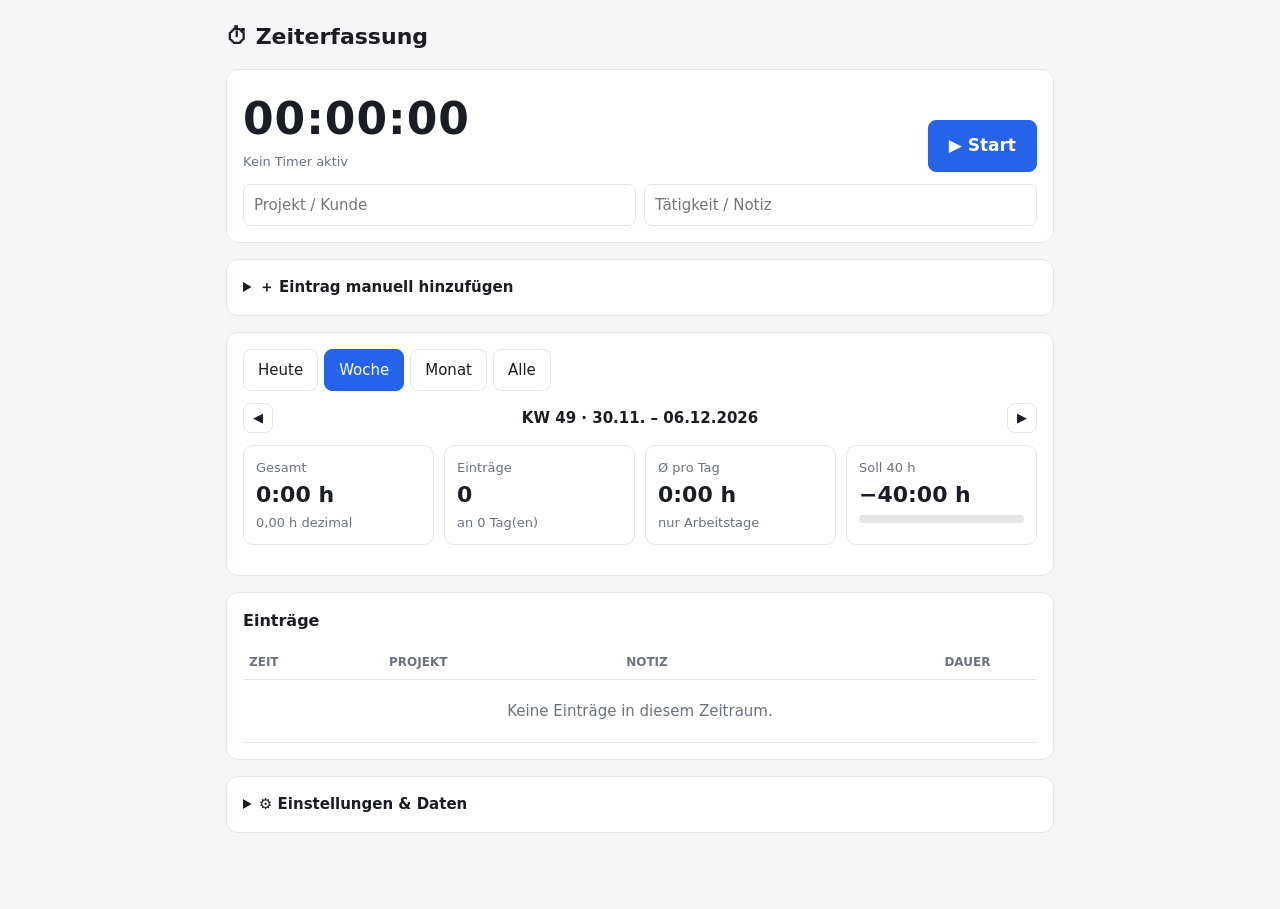
<file: index.html>
<!doctype html>
<html lang="de">
<head>
<meta charset="utf-8">
<meta name="viewport" content="width=device-width, initial-scale=1">
<meta http-equiv="Content-Security-Policy" content="default-src 'self'; script-src 'self' 'unsafe-inline'; style-src 'self' 'unsafe-inline'; img-src 'self' data: blob:; connect-src 'none'; object-src 'none'; base-uri 'none'; form-action 'none'">
<meta name="theme-color" content="#2563eb">
<title>Zeiterfassung</title>
<style>
  :root {
    --bg: #f5f6f8; --card: #ffffff; --text: #1a1d23; --muted: #6b7280;
    --border: #e3e5e9; --accent: #2563eb; --accent-text: #ffffff;
    --danger: #dc2626; --ok: #16a34a; --input: #ffffff;
  }
  @media (prefers-color-scheme: dark) {
    :root {
      --bg: #111318; --card: #1b1e25; --text: #e8eaee; --muted: #9aa1ad;
      --border: #2c313b; --accent: #4f8cff; --accent-text: #0b1020;
      --danger: #f87171; --ok: #4ade80; --input: #151820;
    }
  }
  * { box-sizing: border-box; }
  body {
    margin: 0; background: var(--bg); color: var(--text);
    font: 15px/1.5 system-ui, -apple-system, "Segoe UI", Roboto, sans-serif;
  }
  .wrap { max-width: 860px; margin: 0 auto; padding: 20px 16px 60px; }
  h1 { font-size: 22px; margin: 0 0 16px; }
  h2 { font-size: 16px; margin: 0 0 12px; }
  .card {
    background: var(--card); border: 1px solid var(--border);
    border-radius: 12px; padding: 16px; margin-bottom: 16px;
  }
  .timer { font-size: 44px; font-variant-numeric: tabular-nums; font-weight: 600; letter-spacing: 1px; }
  .muted { color: var(--muted); font-size: 13px; }
  .row { display: flex; gap: 8px; flex-wrap: wrap; align-items: center; }
  .row > * { flex: 1 1 160px; }
  input, select, textarea {
    font: inherit; color: var(--text); background: var(--input);
    border: 1px solid var(--border); border-radius: 8px; padding: 9px 10px; width: 100%;
  }
  button {
    font: inherit; cursor: pointer; border-radius: 8px; padding: 9px 14px;
    border: 1px solid var(--border); background: var(--card); color: var(--text);
  }
  button.primary { background: var(--accent); color: var(--accent-text); border-color: var(--accent); font-weight: 600; }
  button.stop { background: var(--danger); color: #fff; border-color: var(--danger); font-weight: 600; }
  button.small { padding: 4px 9px; font-size: 13px; }
  button.link { border: none; background: none; color: var(--danger); padding: 4px; }
  .big { font-size: 17px; padding: 12px 20px; flex: 0 0 auto; }
  .tabs { display: flex; gap: 6px; margin-bottom: 12px; flex-wrap: wrap; }
  .tabs button.active { background: var(--accent); color: var(--accent-text); border-color: var(--accent); }
  table { width: 100%; border-collapse: collapse; }
  th, td { text-align: left; padding: 8px 6px; border-bottom: 1px solid var(--border); vertical-align: top; }
  th { font-size: 12px; color: var(--muted); font-weight: 600; text-transform: uppercase; }
  td.num, th.num { text-align: right; font-variant-numeric: tabular-nums; white-space: nowrap; }
  .day-head td { background: var(--bg); font-weight: 600; }
  .stats { display: grid; grid-template-columns: repeat(auto-fit, minmax(140px, 1fr)); gap: 10px; }
  .stat { border: 1px solid var(--border); border-radius: 10px; padding: 10px 12px; }
  .stat b { display: block; font-size: 22px; font-variant-numeric: tabular-nums; }
  .bar { height: 8px; background: var(--border); border-radius: 4px; overflow: hidden; margin-top: 4px; }
  .bar > i { display: block; height: 100%; background: var(--accent); }
  .empty { text-align: center; color: var(--muted); padding: 20px; }
  .scroll { overflow-x: auto; }
  dialog { border: 1px solid var(--border); border-radius: 12px; background: var(--card); color: var(--text); max-width: 420px; width: calc(100% - 32px); }
  dialog::backdrop { background: rgba(0,0,0,.4); }
  label { display: block; font-size: 13px; color: var(--muted); margin: 8px 0 4px; }
  @media (max-width: 560px) {
    .timer { font-size: 36px; }
    .hide-sm { display: none; }
  }
  @media (min-width: 561px) { .show-sm { display: none; } }
</style>
</head>
<body>
<div class="wrap">
  <h1>⏱ Zeiterfassung</h1>

  <!-- Timer -->
  <div class="card">
    <div class="row" style="align-items:flex-end">
      <div style="flex:1 1 200px">
        <div class="timer" id="timer">00:00:00</div>
        <div class="muted" id="timerInfo">Kein Timer aktiv</div>
      </div>
      <button class="primary big" id="startStop">▶ Start</button>
    </div>
    <div class="row" style="margin-top:12px">
      <input id="project" list="projectList" placeholder="Projekt / Kunde">
      <input id="note" placeholder="Tätigkeit / Notiz">
      <datalist id="projectList"></datalist>
    </div>
  </div>

  <!-- Manuell -->
  <details class="card">
    <summary style="cursor:pointer;font-weight:600">＋ Eintrag manuell hinzufügen</summary>
    <div class="row" style="margin-top:12px">
      <div><label>Datum</label><input type="date" id="mDate"></div>
      <div><label>Von</label><input type="time" id="mFrom"></div>
      <div><label>Bis</label><input type="time" id="mTo"></div>
    </div>
    <div class="row">
      <div><label>Pause (Min.)</label><input type="number" id="mPause" min="0" value="0"></div>
      <div><label>Projekt</label><input id="mProject" list="projectList"></div>
      <div><label>Notiz</label><input id="mNote"></div>
    </div>
    <div style="margin-top:12px"><button class="primary" id="mAdd">Hinzufügen</button></div>
  </details>

  <!-- Übersicht -->
  <div class="card">
    <div class="tabs" id="tabs">
      <button data-range="today">Heute</button>
      <button data-range="week" class="active">Woche</button>
      <button data-range="month">Monat</button>
      <button data-range="all">Alle</button>
    </div>
    <div class="row" style="margin-bottom:12px">
      <button class="small" id="prev" style="flex:0 0 auto">◀</button>
      <div id="rangeLabel" style="text-align:center;font-weight:600"></div>
      <button class="small" id="next" style="flex:0 0 auto">▶</button>
    </div>
    <div class="stats" id="stats"></div>
    <div id="byProject" style="margin-top:14px"></div>
  </div>

  <!-- Liste -->
  <div class="card">
    <h2>Einträge</h2>
    <div class="scroll"><table>
      <thead><tr>
        <th>Zeit</th><th>Projekt</th><th class="hide-sm">Notiz</th><th class="num">Dauer</th><th></th>
      </tr></thead>
      <tbody id="list"></tbody>
    </table></div>
  </div>

  <!-- Einstellungen & Daten -->
  <details class="card">
    <summary style="cursor:pointer;font-weight:600">⚙ Einstellungen &amp; Daten</summary>
    <div class="row" style="margin-top:12px">
      <div><label>Soll-Stunden pro Woche</label><input type="number" id="targetWeek" min="0" step="0.5"></div>
    </div>
    <div class="row" style="margin-top:14px">
      <button id="exportCsv">CSV exportieren</button>
      <button id="exportJson">Backup (JSON)</button>
      <button id="importJson">Backup importieren</button>
      <input type="file" id="importFile" accept=".json,application/json" hidden>
    </div>
    <p class="muted">Alle Daten werden nur lokal in diesem Browser gespeichert (localStorage). Mach regelmäßig ein Backup, wenn du den Browser-Speicher löschst oder das Gerät wechselst.</p>
    <button class="link" id="wipe">Alle Daten löschen</button>
  </details>
</div>

<!-- Bearbeiten -->
<dialog id="editDlg">
  <form method="dialog" id="editForm">
    <h2>Eintrag bearbeiten</h2>
    <label>Datum</label><input type="date" id="eDate" required>
    <div class="row">
      <div><label>Von</label><input type="time" id="eFrom" required></div>
      <div><label>Bis</label><input type="time" id="eTo" required></div>
    </div>
    <label>Pause (Min.)</label><input type="number" id="ePause" min="0">
    <label>Projekt</label><input id="eProject" list="projectList">
    <label>Notiz</label><input id="eNote">
    <div class="row" style="margin-top:16px">
      <button value="cancel" formnovalidate>Abbrechen</button>
      <button class="primary" value="save">Speichern</button>
    </div>
  </form>
</dialog>

<script>
(() => {
  const KEY = 'zeiterfassung.v1';
  const $ = id => document.getElementById(id);

  // ---------- Speicher ----------
  function load() {
    try {
      const d = JSON.parse(localStorage.getItem(KEY));
      if (d && Array.isArray(d.entries)) return cleanState(d);
    } catch (e) {}
    return { entries: [], running: null, settings: { targetWeek: 40 } };
  }
  // Sicherheit: Daten aus Backup-Dateien/Speicher nur mit erlaubten Typen übernehmen (Schutz vor XSS)
  function cleanEntry(x) {
    if (!x || typeof x !== 'object') return null;
    const start = +x.start, end = +x.end;
    if (!isFinite(start) || !isFinite(end)) return null;
    return { id: String(x.id ?? '').replace(/[^\w-]/g, '').slice(0, 40) || (Date.now().toString(36) + Math.random().toString(36).slice(2, 7)),
      start, end, pause: Math.max(0, Math.min(1440, Math.round(+x.pause || 0))),
      project: String(x.project ?? '').slice(0, 200), note: String(x.note ?? '').slice(0, 2000) };
  }
  function cleanState(d) {
    const r = d.running && typeof d.running === 'object' && isFinite(+d.running.start)
      ? { start: +d.running.start, project: String(d.running.project ?? '').slice(0, 200), note: String(d.running.note ?? '').slice(0, 2000) } : null;
    const tw = +(d.settings && d.settings.targetWeek);
    return { entries: (Array.isArray(d.entries) ? d.entries : []).map(cleanEntry).filter(Boolean), running: r,
      settings: { targetWeek: isFinite(tw) && tw >= 0 && tw <= 168 ? tw : 40 } };
  }
  let state = load();
  function save() {
    try { localStorage.setItem(KEY, JSON.stringify(state)); }
    catch (e) { alert('Speichern fehlgeschlagen: ' + e.message); }
  }
  // Sync zwischen mehreren Tabs
  window.addEventListener('storage', e => { if (e.key === KEY) { state = load(); renderAll(); } });

  const uid = () => Date.now().toString(36) + Math.random().toString(36).slice(2, 7);

  // ---------- Hilfsfunktionen ----------
  const pad = n => String(n).padStart(2, '0');
  const fmtHMS = ms => { const s = Math.max(0, Math.floor(ms / 1000)); return `${pad(Math.floor(s/3600))}:${pad(Math.floor(s/60)%60)}:${pad(s%60)}`; };
  const fmtHM = ms => { const m = Math.round(Math.max(0, ms) / 60000); return `${Math.floor(m/60)}:${pad(m%60)} h`; };
  const fmtDec = ms => (ms / 3600000).toFixed(2).replace('.', ',');
  const fmtTime = t => new Date(t).toLocaleTimeString('de-DE', { hour: '2-digit', minute: '2-digit' });
  const fmtDay = t => new Date(t).toLocaleDateString('de-DE', { weekday: 'long', day: '2-digit', month: '2-digit', year: 'numeric' });
  const dateStr = t => { const d = new Date(t); return `${d.getFullYear()}-${pad(d.getMonth()+1)}-${pad(d.getDate())}`; };
  const timeStr = t => { const d = new Date(t); return `${pad(d.getHours())}:${pad(d.getMinutes())}`; };
  const combine = (date, time) => { const [y,mo,d] = date.split('-').map(Number); const [h,mi] = time.split(':').map(Number); return new Date(y, mo-1, d, h, mi).getTime(); };
  const dur = e => Math.max(0, e.end - e.start - (e.pause || 0) * 60000);
  const esc = s => String(s ?? '').replace(/[&<>"']/g, c => ({ '&':'&amp;','<':'&lt;','>':'&gt;','"':'&quot;',"'":'&#39;' }[c]));

  // ---------- Timer ----------
  let tick = null;
  function renderTimer() {
    const r = state.running;
    const btn = $('startStop');
    if (r) {
      $('timer').textContent = fmtHMS(Date.now() - r.start);
      $('timerInfo').textContent = 'Läuft seit ' + fmtTime(r.start) + ' Uhr';
      btn.textContent = '■ Stopp'; btn.className = 'stop big';
      document.title = fmtHMS(Date.now() - r.start) + ' · Zeiterfassung';
      if (!tick) tick = setInterval(renderTimer, 1000);
    } else {
      $('timer').textContent = '00:00:00';
      $('timerInfo').textContent = 'Kein Timer aktiv';
      btn.textContent = '▶ Start'; btn.className = 'primary big';
      document.title = 'Zeiterfassung';
      clearInterval(tick); tick = null;
    }
  }
  $('startStop').onclick = () => {
    if (state.running) {
      const r = state.running;
      const end = Date.now();
      if (end - r.start >= 1000) {
        state.entries.push({ id: uid(), start: r.start, end, pause: 0,
          project: $('project').value.trim(), note: $('note').value.trim() });
      }
      state.running = null;
      $('note').value = '';
    } else {
      state.running = { start: Date.now(), project: $('project').value.trim(), note: $('note').value.trim() };
    }
    save(); renderAll();
  };
  // Projekt/Notiz eines laufenden Timers mitspeichern
  ['project', 'note'].forEach(id => $(id).addEventListener('input', () => {
    if (state.running) { state.running[id] = $(id).value; save(); }
  }));

  // ---------- Manueller Eintrag ----------
  function resetManual() {
    $('mDate').value = dateStr(Date.now());
    $('mFrom').value = ''; $('mTo').value = ''; $('mPause').value = 0; $('mNote').value = '';
  }
  $('mAdd').onclick = () => {
    const d = $('mDate').value, f = $('mFrom').value, t = $('mTo').value;
    if (!d || !f || !t) return alert('Bitte Datum, Von und Bis ausfüllen.');
    let start = combine(d, f), end = combine(d, t);
    if (end <= start) end += 86400000; // über Mitternacht
    state.entries.push({ id: uid(), start, end, pause: Math.max(0, +$('mPause').value || 0),
      project: $('mProject').value.trim(), note: $('mNote').value.trim() });
    save(); resetManual(); renderAll();
  };

  // ---------- Zeitraum ----------
  let range = 'week', offset = 0;
  function getRange() {
    const now = new Date();
    if (range === 'today') {
      const s = new Date(now.getFullYear(), now.getMonth(), now.getDate() + offset);
      const e = new Date(s); e.setDate(e.getDate() + 1);
      return { s: +s, e: +e, label: offset === 0 ? 'Heute' : fmtDay(s) };
    }
    if (range === 'week') {
      const day = (now.getDay() + 6) % 7; // Montag = 0
      const s = new Date(now.getFullYear(), now.getMonth(), now.getDate() - day + offset * 7);
      const e = new Date(s); e.setDate(e.getDate() + 7);
      const last = new Date(e - 1);
      return { s: +s, e: +e, label: `KW ${isoWeek(s)} · ${s.toLocaleDateString('de-DE',{day:'2-digit',month:'2-digit'})} – ${last.toLocaleDateString('de-DE',{day:'2-digit',month:'2-digit',year:'numeric'})}` };
    }
    if (range === 'month') {
      const s = new Date(now.getFullYear(), now.getMonth() + offset, 1);
      const e = new Date(s.getFullYear(), s.getMonth() + 1, 1);
      return { s: +s, e: +e, label: s.toLocaleDateString('de-DE', { month: 'long', year: 'numeric' }) };
    }
    return { s: -Infinity, e: Infinity, label: 'Alle Einträge' };
  }
  function isoWeek(d) {
    const t = new Date(Date.UTC(d.getFullYear(), d.getMonth(), d.getDate()));
    const n = t.getUTCDay() || 7; t.setUTCDate(t.getUTCDate() + 4 - n);
    const y = new Date(Date.UTC(t.getUTCFullYear(), 0, 1));
    return Math.ceil(((t - y) / 86400000 + 1) / 7);
  }
  $('tabs').onclick = e => {
    const b = e.target.closest('button'); if (!b) return;
    range = b.dataset.range; offset = 0;
    [...$('tabs').children].forEach(x => x.classList.toggle('active', x === b));
    renderAll();
  };
  $('prev').onclick = () => { offset--; renderAll(); };
  $('next').onclick = () => { offset++; renderAll(); };

  // ---------- Rendering ----------
  function renderAll() {
    renderTimer();
    const r = getRange();
    $('rangeLabel').textContent = r.label;
    $('prev').disabled = $('next').disabled = range === 'all';

    const items = state.entries.filter(e => e.start >= r.s && e.start < r.e).sort((a, b) => b.start - a.start);
    const total = items.reduce((s, e) => s + dur(e), 0);
    const days = new Set(items.map(e => dateStr(e.start))).size;

    // Statistik
    let html = `<div class="stat"><span class="muted">Gesamt</span><b>${fmtHM(total)}</b><span class="muted">${fmtDec(total)} h dezimal</span></div>
      <div class="stat"><span class="muted">Einträge</span><b>${items.length}</b><span class="muted">an ${days} Tag(en)</span></div>
      <div class="stat"><span class="muted">Ø pro Tag</span><b>${fmtHM(days ? total / days : 0)}</b><span class="muted">nur Arbeitstage</span></div>`;
    const tw = +state.settings.targetWeek || 0;
    if (range === 'week' && tw > 0) {
      const target = tw * 3600000, diff = total - target;
      html += `<div class="stat"><span class="muted">Soll ${tw} h</span><b style="color:${diff >= 0 ? 'var(--ok)' : 'var(--text)'}">${diff >= 0 ? '+' : '−'}${fmtHM(Math.abs(diff))}</b>
        <div class="bar"><i style="width:${Math.min(100, total / target * 100)}%"></i></div></div>`;
    }
    $('stats').innerHTML = html;

    // Nach Projekt
    const byP = {};
    items.forEach(e => { const k = e.project || '(ohne Projekt)'; byP[k] = (byP[k] || 0) + dur(e); });
    const ps = Object.entries(byP).sort((a, b) => b[1] - a[1]);
    $('byProject').innerHTML = ps.length > 1 || (ps.length === 1 && ps[0][0] !== '(ohne Projekt)')
      ? ps.map(([p, ms]) => `<div style="margin-bottom:8px"><div class="row" style="flex-wrap:nowrap"><span>${esc(p)}</span><span class="muted" style="text-align:right">${fmtHM(ms)}</span></div><div class="bar"><i style="width:${total ? ms / total * 100 : 0}%"></i></div></div>`).join('')
      : '';

    // Liste nach Tagen gruppiert
    if (!items.length) {
      $('list').innerHTML = `<tr><td colspan="5" class="empty">Keine Einträge in diesem Zeitraum.</td></tr>`;
    } else {
      const groups = {};
      items.forEach(e => (groups[dateStr(e.start)] ||= []).push(e));
      $('list').innerHTML = Object.keys(groups).sort().reverse().map(d => {
        const g = groups[d], sum = g.reduce((s, e) => s + dur(e), 0);
        return `<tr class="day-head"><td colspan="3">${fmtDay(g[0].start)}</td><td class="num">${fmtHM(sum)}</td><td></td></tr>` +
          g.map(e => `<tr>
            <td style="white-space:nowrap">${fmtTime(e.start)}–${fmtTime(e.end)}${e.pause ? `<div class="muted">Pause ${esc(e.pause)} Min.</div>` : ''}</td>
            <td>${esc(e.project) || '<span class="muted">–</span>'}<div class="muted show-sm">${esc(e.note)}</div></td>
            <td class="hide-sm">${esc(e.note)}</td>
            <td class="num">${fmtHM(dur(e))}</td>
            <td class="num"><button class="small" data-edit="${esc(e.id)}" title="Bearbeiten">✎</button> <button class="small link" data-del="${esc(e.id)}" title="Löschen">✕</button></td>
          </tr>`).join('');
      }).join('');
    }

    // Projektvorschläge
    const names = [...new Set(state.entries.map(e => e.project).filter(Boolean))].sort((a, b) => a.localeCompare(b, 'de'));
    $('projectList').innerHTML = names.map(n => `<option value="${esc(n)}">`).join('');
    $('targetWeek').value = state.settings.targetWeek ?? '';
  }

  // ---------- Bearbeiten / Löschen ----------
  let editId = null;
  $('list').onclick = e => {
    const del = e.target.closest('[data-del]'), ed = e.target.closest('[data-edit]');
    if (del) {
      if (confirm('Eintrag löschen?')) { state.entries = state.entries.filter(x => x.id !== del.dataset.del); save(); renderAll(); }
    } else if (ed) {
      const x = state.entries.find(x => x.id === ed.dataset.edit); if (!x) return;
      editId = x.id;
      $('eDate').value = dateStr(x.start); $('eFrom').value = timeStr(x.start); $('eTo').value = timeStr(x.end);
      $('ePause').value = x.pause || 0; $('eProject').value = x.project || ''; $('eNote').value = x.note || '';
      $('editDlg').showModal();
    }
  };
  $('editDlg').addEventListener('close', () => {
    if ($('editDlg').returnValue !== 'save' || !editId) return;
    const x = state.entries.find(x => x.id === editId); if (!x) return;
    let start = combine($('eDate').value, $('eFrom').value), end = combine($('eDate').value, $('eTo').value);
    if (end <= start) end += 86400000;
    Object.assign(x, { start, end, pause: Math.max(0, +$('ePause').value || 0),
      project: $('eProject').value.trim(), note: $('eNote').value.trim() });
    editId = null; save(); renderAll();
  });

  // ---------- Einstellungen / Export ----------
  $('targetWeek').onchange = () => { state.settings.targetWeek = +$('targetWeek').value || 0; save(); renderAll(); };

  function download(name, text, type) {
    const a = document.createElement('a');
    a.href = URL.createObjectURL(new Blob([text], { type }));
    a.download = name; document.body.appendChild(a); a.click();
    setTimeout(() => { URL.revokeObjectURL(a.href); a.remove(); }, 500);
  }
  $('exportCsv').onclick = () => {
    const r = getRange();
    const items = state.entries.filter(e => e.start >= r.s && e.start < r.e).sort((a, b) => a.start - b.start);
    const q = s => { s = String(s ?? ''); if (/^[=+\-@\t\r]/.test(s)) s = "'" + s; return `"${s.replace(/"/g, '""')}"`; }; // ' davor: keine Excel-Formeln (CSV-Injection)
    const lines = ['Datum;Von;Bis;Pause (Min.);Dauer (h);Dauer (hh:mm);Projekt;Notiz'];
    items.forEach(e => lines.push([
      new Date(e.start).toLocaleDateString('de-DE'), fmtTime(e.start), fmtTime(e.end), e.pause || 0,
      fmtDec(dur(e)), fmtHM(dur(e)).replace(' h', ''), q(e.project), q(e.note)
    ].join(';')));
    download(`zeiterfassung_${dateStr(Date.now())}.csv`, '﻿' + lines.join('\r\n'), 'text/csv;charset=utf-8');
  };
  $('exportJson').onclick = () => download(`zeiterfassung_backup_${dateStr(Date.now())}.json`, JSON.stringify(state, null, 2), 'application/json');
  $('importJson').onclick = () => $('importFile').click();
  $('importFile').onchange = async e => {
    const f = e.target.files[0]; if (!f) return;
    try {
      const d = JSON.parse(await f.text());
      if (!Array.isArray(d.entries)) throw new Error('Keine gültige Backup-Datei.');
      const replace = confirm(`${d.entries.length} Einträge gefunden.\n\nOK = vorhandene Daten ERSETZEN\nAbbrechen = mit vorhandenen Daten ZUSAMMENFÜHREN`);
      const c = cleanState({ settings: state.settings, ...d });
      if (replace) state = c;
      else {
        const ids = new Set(state.entries.map(x => x.id));
        c.entries.forEach(x => { if (!ids.has(x.id)) state.entries.push(x); });
      }
      save(); renderAll(); alert('Import erfolgreich.');
    } catch (err) { alert('Import fehlgeschlagen: ' + err.message); }
    e.target.value = '';
  };
  $('wipe').onclick = () => {
    if (confirm('Wirklich ALLE Einträge löschen? Das kann nicht rückgängig gemacht werden.')) {
      state = { entries: [], running: null, settings: state.settings }; save(); renderAll();
    }
  };

  // ---------- Start ----------
  if (state.running) { $('project').value = state.running.project || ''; $('note').value = state.running.note || ''; }
  resetManual();
  renderAll();
})();
</script>
</body>
</html>
</file>
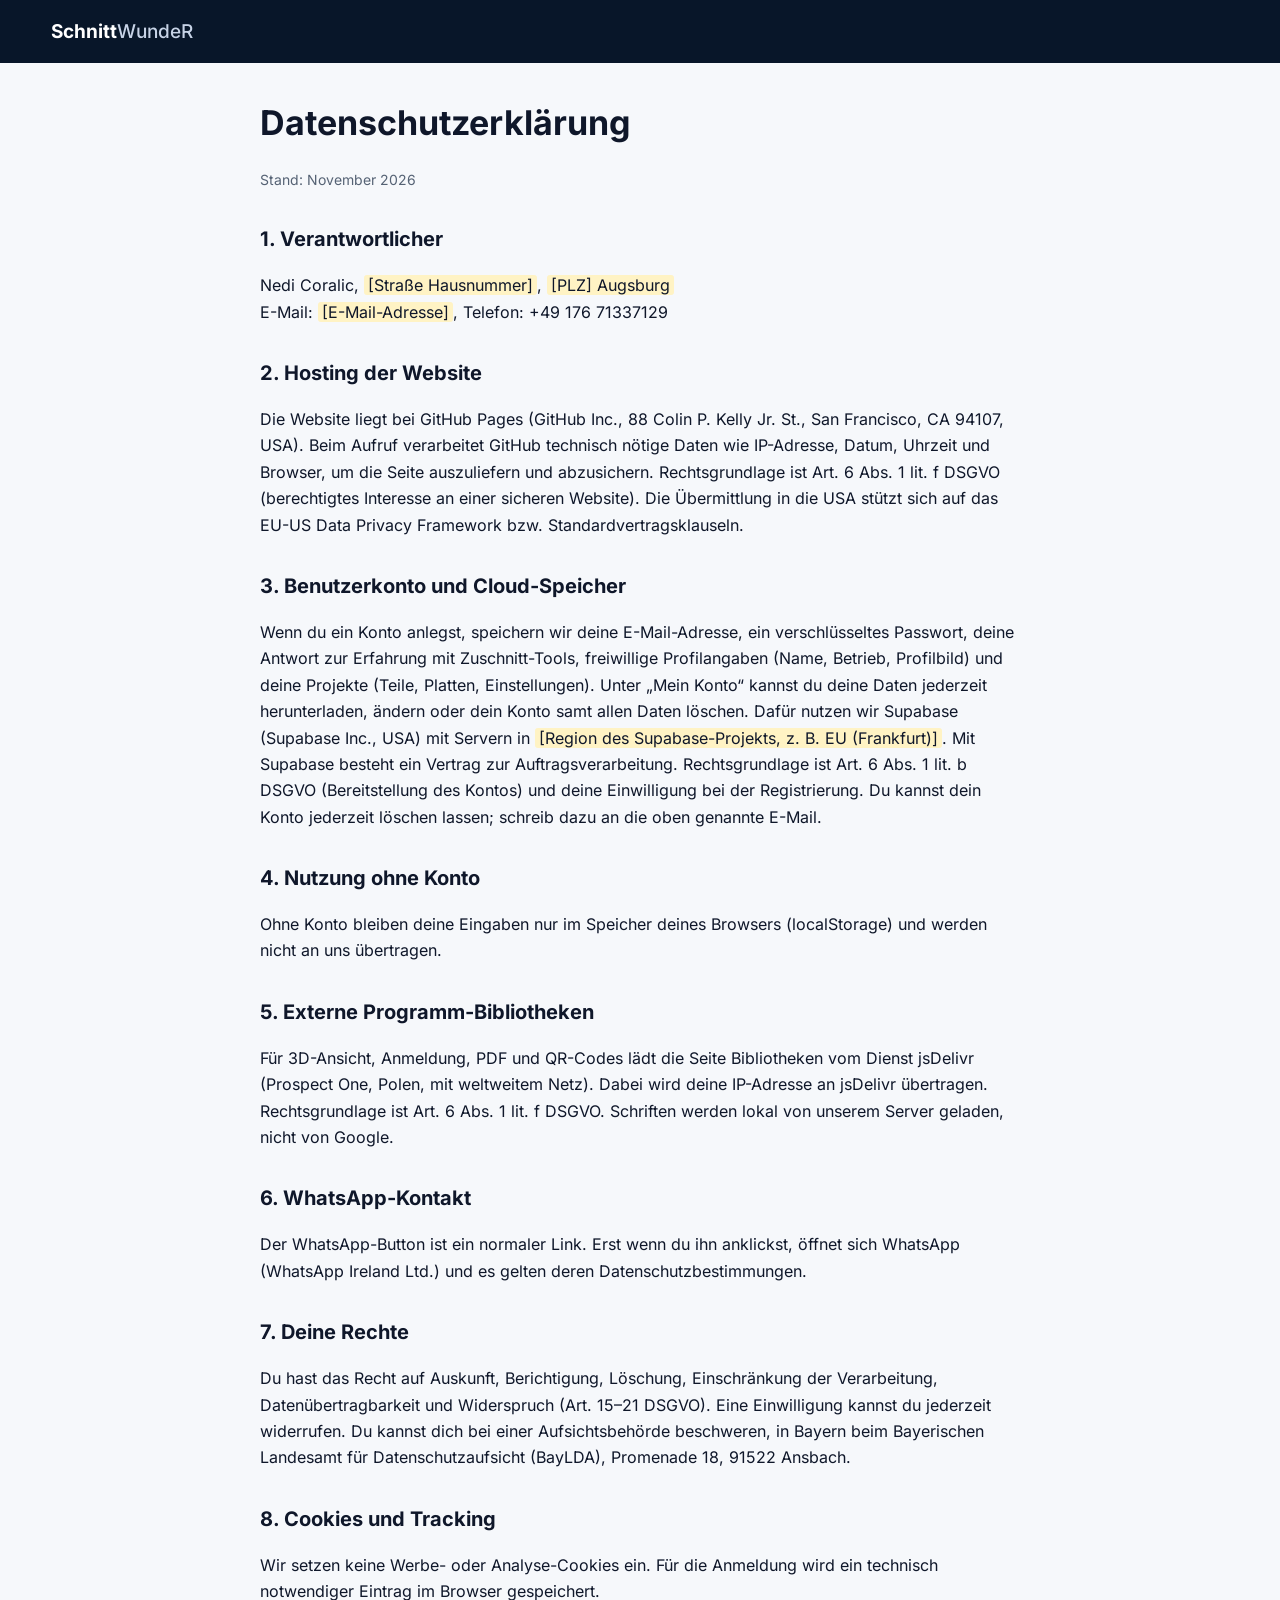
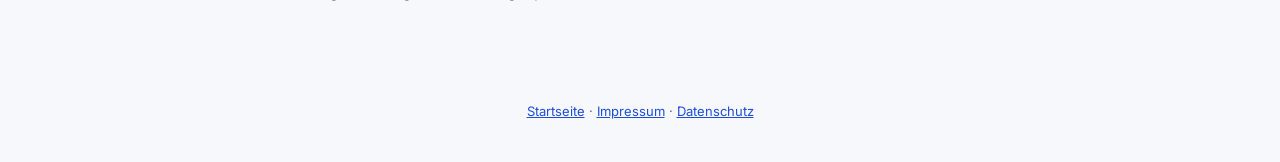
<file: plattenzuschnitt/datenschutz.html>
<!DOCTYPE html>
<html lang="de">
<head>
<meta charset="utf-8">
<meta name="viewport" content="width=device-width,initial-scale=1">
<meta http-equiv="Content-Security-Policy" content="default-src 'self'; script-src 'self' 'unsafe-inline' https://cdn.jsdelivr.net blob:; worker-src 'self' blob:; connect-src 'self' https://otumisjdoxjzfyyuuklj.supabase.co wss://otumisjdoxjzfyyuuklj.supabase.co https://cdn.jsdelivr.net; img-src 'self' data: blob: https://otumisjdoxjzfyyuuklj.supabase.co; style-src 'self' 'unsafe-inline'; font-src 'self' data:; media-src 'self' blob:; object-src 'none'; base-uri 'self'; form-action 'self'; frame-src 'none'">
<meta name="referrer" content="strict-origin-when-cross-origin">
<title>Datenschutz – SchnittWundeR</title>
<meta name="robots" content="noindex">
<link rel="stylesheet" href="fonts.css">
<link rel="icon" href="favicon.svg" type="image/svg+xml">
<style>
body{margin:0;background:#f6f8fb;color:#0f172a;font:16px/1.65 Inter,system-ui,sans-serif}
.top{background:#081629;padding:16px max(4vw,18px)}.top a{color:#fff;font-weight:700;text-decoration:none;font-size:19px}.top em{font-style:normal;font-weight:500;color:#c7d3e6}
main{max-width:760px;margin:auto;padding:40px max(4vw,18px) 80px}h1{font-size:34px;line-height:1.2;margin:0 0 24px}h2{font-size:20px;margin:32px 0 8px}
a{color:#1d4ed8}.ph{background:#fff3c4;padding:0 4px;border-radius:3px}.mut{color:#556274;font-size:14px}
footer{text-align:center;font-size:13px;color:#556274;padding-bottom:40px}
</style>
<link rel="manifest" href="manifest.webmanifest">
<link rel="apple-touch-icon" href="apple-touch-icon.png">
<meta name="apple-mobile-web-app-capable" content="yes">
<meta name="mobile-web-app-capable" content="yes">
<script>if('serviceWorker'in navigator&&location.protocol!=='file:')addEventListener('load',()=>navigator.serviceWorker.register('sw.js').catch(()=>{}))</script>
</head>
<body>
<header class="top"><a href="./">Schnitt<em>WundeR</em></a></header>
<main>
<!-- Muster-Text. Bitte mit einem Datenschutz-Generator (z. B. von e-recht24 oder der IHK) abgleichen und Platzhalter ausfüllen. -->
<h1>Datenschutzerklärung</h1>
<p class="mut">Stand: November 2026</p>
<h2>1. Verantwortlicher</h2>
<p>Nedi Coralic, <span class="ph">[Straße Hausnummer]</span>, <span class="ph">[PLZ] Augsburg</span><br>E-Mail: <span class="ph">[E-Mail-Adresse]</span>, Telefon: +49 176 71337129</p>
<h2>2. Hosting der Website</h2>
<p>Die Website liegt bei GitHub Pages (GitHub Inc., 88 Colin P. Kelly Jr. St., San Francisco, CA 94107, USA). Beim Aufruf verarbeitet GitHub technisch nötige Daten wie IP-Adresse, Datum, Uhrzeit und Browser, um die Seite auszuliefern und abzusichern. Rechtsgrundlage ist Art. 6 Abs. 1 lit. f DSGVO (berechtigtes Interesse an einer sicheren Website). Die Übermittlung in die USA stützt sich auf das EU-US Data Privacy Framework bzw. Standardvertragsklauseln.</p>
<h2>3. Benutzerkonto und Cloud-Speicher</h2>
<p>Wenn du ein Konto anlegst, speichern wir deine E-Mail-Adresse, ein verschlüsseltes Passwort, deine Antwort zur Erfahrung mit Zuschnitt-Tools, freiwillige Profilangaben (Name, Betrieb, Profilbild) und deine Projekte (Teile, Platten, Einstellungen). Unter „Mein Konto“ kannst du deine Daten jederzeit herunterladen, ändern oder dein Konto samt allen Daten löschen. Dafür nutzen wir Supabase (Supabase Inc., USA) mit Servern in <span class="ph">[Region des Supabase-Projekts, z. B. EU (Frankfurt)]</span>. Mit Supabase besteht ein Vertrag zur Auftragsverarbeitung. Rechtsgrundlage ist Art. 6 Abs. 1 lit. b DSGVO (Bereitstellung des Kontos) und deine Einwilligung bei der Registrierung. Du kannst dein Konto jederzeit löschen lassen; schreib dazu an die oben genannte E-Mail.</p>
<h2>4. Nutzung ohne Konto</h2>
<p>Ohne Konto bleiben deine Eingaben nur im Speicher deines Browsers (localStorage) und werden nicht an uns übertragen.</p>
<h2>5. Externe Programm-Bibliotheken</h2>
<p>Für 3D-Ansicht, Anmeldung, PDF und QR-Codes lädt die Seite Bibliotheken vom Dienst jsDelivr (Prospect One, Polen, mit weltweitem Netz). Dabei wird deine IP-Adresse an jsDelivr übertragen. Rechtsgrundlage ist Art. 6 Abs. 1 lit. f DSGVO. Schriften werden lokal von unserem Server geladen, nicht von Google.</p>
<h2>6. WhatsApp-Kontakt</h2>
<p>Der WhatsApp-Button ist ein normaler Link. Erst wenn du ihn anklickst, öffnet sich WhatsApp (WhatsApp Ireland Ltd.) und es gelten deren Datenschutzbestimmungen.</p>
<h2>7. Deine Rechte</h2>
<p>Du hast das Recht auf Auskunft, Berichtigung, Löschung, Einschränkung der Verarbeitung, Datenübertragbarkeit und Widerspruch (Art. 15–21 DSGVO). Eine Einwilligung kannst du jederzeit widerrufen. Du kannst dich bei einer Aufsichtsbehörde beschweren, in Bayern beim Bayerischen Landesamt für Datenschutzaufsicht (BayLDA), Promenade 18, 91522 Ansbach.</p>
<h2>8. Cookies und Tracking</h2>
<p>Wir setzen keine Werbe- oder Analyse-Cookies ein. Für die Anmeldung wird ein technisch notwendiger Eintrag im Browser gespeichert.</p>
</main>
<footer><a href="./">Startseite</a> · <a href="impressum.html">Impressum</a> · <a href="datenschutz.html">Datenschutz</a></footer>
</body>
</html>
</file>
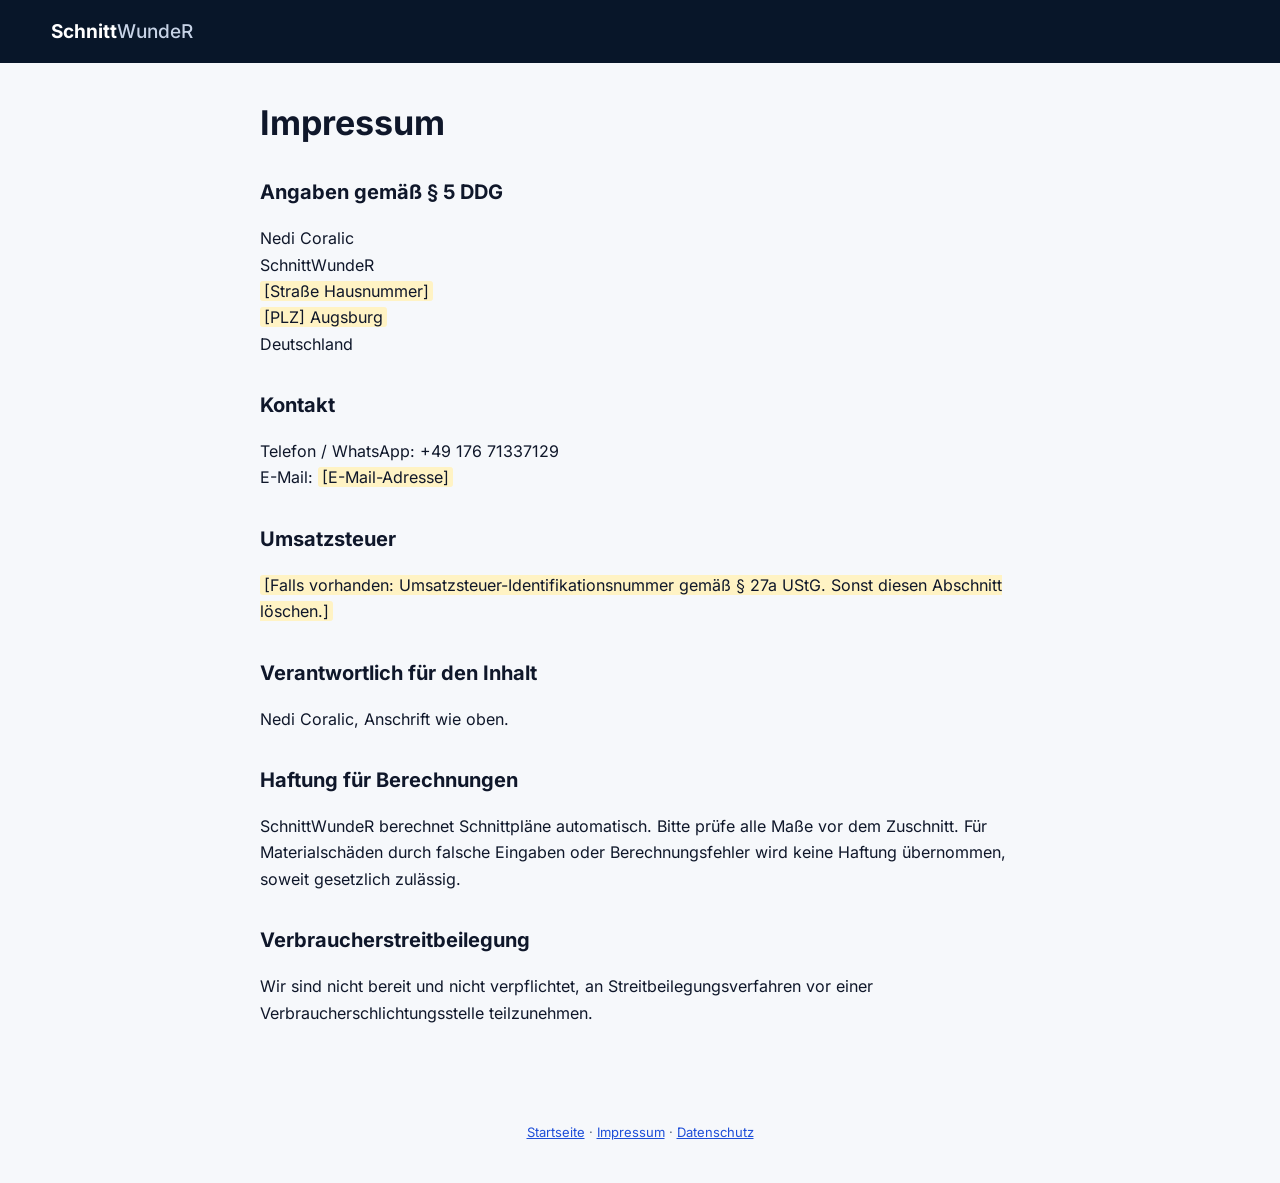
<file: plattenzuschnitt/impressum.html>
<!DOCTYPE html>
<html lang="de">
<head>
<meta charset="utf-8">
<meta name="viewport" content="width=device-width,initial-scale=1">
<meta http-equiv="Content-Security-Policy" content="default-src 'self'; script-src 'self' 'unsafe-inline' https://cdn.jsdelivr.net blob:; worker-src 'self' blob:; connect-src 'self' https://otumisjdoxjzfyyuuklj.supabase.co wss://otumisjdoxjzfyyuuklj.supabase.co https://cdn.jsdelivr.net; img-src 'self' data: blob: https://otumisjdoxjzfyyuuklj.supabase.co; style-src 'self' 'unsafe-inline'; font-src 'self' data:; media-src 'self' blob:; object-src 'none'; base-uri 'self'; form-action 'self'; frame-src 'none'">
<meta name="referrer" content="strict-origin-when-cross-origin">
<title>Impressum – SchnittWundeR</title>
<meta name="robots" content="noindex">
<link rel="stylesheet" href="fonts.css">
<link rel="icon" href="favicon.svg" type="image/svg+xml">
<style>
body{margin:0;background:#f6f8fb;color:#0f172a;font:16px/1.65 Inter,system-ui,sans-serif}
.top{background:#081629;padding:16px max(4vw,18px)}.top a{color:#fff;font-weight:700;text-decoration:none;font-size:19px}.top em{font-style:normal;font-weight:500;color:#c7d3e6}
main{max-width:760px;margin:auto;padding:40px max(4vw,18px) 80px}h1{font-size:34px;line-height:1.2;margin:0 0 24px}h2{font-size:20px;margin:32px 0 8px}
a{color:#1d4ed8}.ph{background:#fff3c4;padding:0 4px;border-radius:3px}.mut{color:#556274;font-size:14px}
footer{text-align:center;font-size:13px;color:#556274;padding-bottom:40px}
</style>
<link rel="manifest" href="manifest.webmanifest">
<link rel="apple-touch-icon" href="apple-touch-icon.png">
<meta name="apple-mobile-web-app-capable" content="yes">
<meta name="mobile-web-app-capable" content="yes">
<script>if('serviceWorker'in navigator&&location.protocol!=='file:')addEventListener('load',()=>navigator.serviceWorker.register('sw.js').catch(()=>{}))</script>
</head>
<body>
<header class="top"><a href="./">Schnitt<em>WundeR</em></a></header>
<main>
<!-- WICHTIG: Gelb markierte Platzhalter vor dem Veröffentlichen ausfüllen. Eine ladungsfähige Anschrift ist Pflicht (§ 5 DDG). -->
<h1>Impressum</h1>
<h2>Angaben gemäß § 5 DDG</h2>
<p>Nedi Coralic<br>SchnittWundeR<br><span class="ph">[Straße Hausnummer]</span><br><span class="ph">[PLZ] Augsburg</span><br>Deutschland</p>
<h2>Kontakt</h2>
<p>Telefon / WhatsApp: +49 176 71337129<br>E-Mail: <span class="ph">[E-Mail-Adresse]</span></p>
<h2>Umsatzsteuer</h2>
<p><span class="ph">[Falls vorhanden: Umsatzsteuer-Identifikationsnummer gemäß § 27a UStG. Sonst diesen Abschnitt löschen.]</span></p>
<h2>Verantwortlich für den Inhalt</h2>
<p>Nedi Coralic, Anschrift wie oben.</p>
<h2>Haftung für Berechnungen</h2>
<p>SchnittWundeR berechnet Schnittpläne automatisch. Bitte prüfe alle Maße vor dem Zuschnitt. Für Materialschäden durch falsche Eingaben oder Berechnungsfehler wird keine Haftung übernommen, soweit gesetzlich zulässig.</p>
<h2>Verbraucherstreitbeilegung</h2>
<p>Wir sind nicht bereit und nicht verpflichtet, an Streitbeilegungsverfahren vor einer Verbraucherschlichtungsstelle teilzunehmen.</p>
</main>
<footer><a href="./">Startseite</a> · <a href="impressum.html">Impressum</a> · <a href="datenschutz.html">Datenschutz</a></footer>
</body>
</html>
</file>
<file: plattenzuschnitt/fonts.css>
/* Schriften lokal (statt Google Fonts, wegen DSGVO). Lizenz: SIL Open Font License 1.1 */
@font-face {
  font-family: 'Inter';
  font-style: normal;
  font-display: swap;
  font-weight: 400;
  src:url(fonts/inter-latin-ext-400-normal.woff2) format('woff2');
  unicode-range: U+0100-02BA,U+02BD-02C5,U+02C7-02CC,U+02CE-02D7,U+02DD-02FF,U+0304,U+0308,U+0329,U+1D00-1DBF,U+1E00-1E9F,U+1EF2-1EFF,U+2020,U+20A0-20AB,U+20AD-20C0,U+2113,U+2C60-2C7F,U+A720-A7FF;
}
@font-face {
  font-family: 'Inter';
  font-style: normal;
  font-display: swap;
  font-weight: 400;
  src:url(fonts/inter-latin-400-normal.woff2) format('woff2');
  unicode-range: U+0000-00FF,U+0131,U+0152-0153,U+02BB-02BC,U+02C6,U+02DA,U+02DC,U+0304,U+0308,U+0329,U+2000-206F,U+20AC,U+2122,U+2191,U+2193,U+2212,U+2215,U+FEFF,U+FFFD;
}
@font-face {
  font-family: 'Inter';
  font-style: normal;
  font-display: swap;
  font-weight: 500;
  src:url(fonts/inter-latin-ext-500-normal.woff2) format('woff2');
  unicode-range: U+0100-02BA,U+02BD-02C5,U+02C7-02CC,U+02CE-02D7,U+02DD-02FF,U+0304,U+0308,U+0329,U+1D00-1DBF,U+1E00-1E9F,U+1EF2-1EFF,U+2020,U+20A0-20AB,U+20AD-20C0,U+2113,U+2C60-2C7F,U+A720-A7FF;
}
@font-face {
  font-family: 'Inter';
  font-style: normal;
  font-display: swap;
  font-weight: 500;
  src:url(fonts/inter-latin-500-normal.woff2) format('woff2');
  unicode-range: U+0000-00FF,U+0131,U+0152-0153,U+02BB-02BC,U+02C6,U+02DA,U+02DC,U+0304,U+0308,U+0329,U+2000-206F,U+20AC,U+2122,U+2191,U+2193,U+2212,U+2215,U+FEFF,U+FFFD;
}
@font-face {
  font-family: 'Inter';
  font-style: normal;
  font-display: swap;
  font-weight: 600;
  src:url(fonts/inter-latin-ext-600-normal.woff2) format('woff2');
  unicode-range: U+0100-02BA,U+02BD-02C5,U+02C7-02CC,U+02CE-02D7,U+02DD-02FF,U+0304,U+0308,U+0329,U+1D00-1DBF,U+1E00-1E9F,U+1EF2-1EFF,U+2020,U+20A0-20AB,U+20AD-20C0,U+2113,U+2C60-2C7F,U+A720-A7FF;
}
@font-face {
  font-family: 'Inter';
  font-style: normal;
  font-display: swap;
  font-weight: 600;
  src:url(fonts/inter-latin-600-normal.woff2) format('woff2');
  unicode-range: U+0000-00FF,U+0131,U+0152-0153,U+02BB-02BC,U+02C6,U+02DA,U+02DC,U+0304,U+0308,U+0329,U+2000-206F,U+20AC,U+2122,U+2191,U+2193,U+2212,U+2215,U+FEFF,U+FFFD;
}
@font-face {
  font-family: 'Inter';
  font-style: normal;
  font-display: swap;
  font-weight: 700;
  src:url(fonts/inter-latin-ext-700-normal.woff2) format('woff2');
  unicode-range: U+0100-02BA,U+02BD-02C5,U+02C7-02CC,U+02CE-02D7,U+02DD-02FF,U+0304,U+0308,U+0329,U+1D00-1DBF,U+1E00-1E9F,U+1EF2-1EFF,U+2020,U+20A0-20AB,U+20AD-20C0,U+2113,U+2C60-2C7F,U+A720-A7FF;
}
@font-face {
  font-family: 'Inter';
  font-style: normal;
  font-display: swap;
  font-weight: 700;
  src:url(fonts/inter-latin-700-normal.woff2) format('woff2');
  unicode-range: U+0000-00FF,U+0131,U+0152-0153,U+02BB-02BC,U+02C6,U+02DA,U+02DC,U+0304,U+0308,U+0329,U+2000-206F,U+20AC,U+2122,U+2191,U+2193,U+2212,U+2215,U+FEFF,U+FFFD;
}
@font-face {
  font-family: 'Barlow';
  font-style: normal;
  font-display: swap;
  font-weight: 400;
  src:url(fonts/barlow-latin-ext-400-normal.woff2) format('woff2');
  unicode-range: U+0100-02BA,U+02BD-02C5,U+02C7-02CC,U+02CE-02D7,U+02DD-02FF,U+0304,U+0308,U+0329,U+1D00-1DBF,U+1E00-1E9F,U+1EF2-1EFF,U+2020,U+20A0-20AB,U+20AD-20C0,U+2113,U+2C60-2C7F,U+A720-A7FF;
}
@font-face {
  font-family: 'Barlow';
  font-style: normal;
  font-display: swap;
  font-weight: 400;
  src:url(fonts/barlow-latin-400-normal.woff2) format('woff2');
  unicode-range: U+0000-00FF,U+0131,U+0152-0153,U+02BB-02BC,U+02C6,U+02DA,U+02DC,U+0304,U+0308,U+0329,U+2000-206F,U+20AC,U+2122,U+2191,U+2193,U+2212,U+2215,U+FEFF,U+FFFD;
}
@font-face {
  font-family: 'Barlow';
  font-style: normal;
  font-display: swap;
  font-weight: 500;
  src:url(fonts/barlow-latin-ext-500-normal.woff2) format('woff2');
  unicode-range: U+0100-02BA,U+02BD-02C5,U+02C7-02CC,U+02CE-02D7,U+02DD-02FF,U+0304,U+0308,U+0329,U+1D00-1DBF,U+1E00-1E9F,U+1EF2-1EFF,U+2020,U+20A0-20AB,U+20AD-20C0,U+2113,U+2C60-2C7F,U+A720-A7FF;
}
@font-face {
  font-family: 'Barlow';
  font-style: normal;
  font-display: swap;
  font-weight: 500;
  src:url(fonts/barlow-latin-500-normal.woff2) format('woff2');
  unicode-range: U+0000-00FF,U+0131,U+0152-0153,U+02BB-02BC,U+02C6,U+02DA,U+02DC,U+0304,U+0308,U+0329,U+2000-206F,U+20AC,U+2122,U+2191,U+2193,U+2212,U+2215,U+FEFF,U+FFFD;
}
@font-face {
  font-family: 'Barlow';
  font-style: normal;
  font-display: swap;
  font-weight: 600;
  src:url(fonts/barlow-latin-ext-600-normal.woff2) format('woff2');
  unicode-range: U+0100-02BA,U+02BD-02C5,U+02C7-02CC,U+02CE-02D7,U+02DD-02FF,U+0304,U+0308,U+0329,U+1D00-1DBF,U+1E00-1E9F,U+1EF2-1EFF,U+2020,U+20A0-20AB,U+20AD-20C0,U+2113,U+2C60-2C7F,U+A720-A7FF;
}
@font-face {
  font-family: 'Barlow';
  font-style: normal;
  font-display: swap;
  font-weight: 600;
  src:url(fonts/barlow-latin-600-normal.woff2) format('woff2');
  unicode-range: U+0000-00FF,U+0131,U+0152-0153,U+02BB-02BC,U+02C6,U+02DA,U+02DC,U+0304,U+0308,U+0329,U+2000-206F,U+20AC,U+2122,U+2191,U+2193,U+2212,U+2215,U+FEFF,U+FFFD;
}
@font-face {
  font-family: 'Barlow';
  font-style: normal;
  font-display: swap;
  font-weight: 700;
  src:url(fonts/barlow-latin-ext-700-normal.woff2) format('woff2');
  unicode-range: U+0100-02BA,U+02BD-02C5,U+02C7-02CC,U+02CE-02D7,U+02DD-02FF,U+0304,U+0308,U+0329,U+1D00-1DBF,U+1E00-1E9F,U+1EF2-1EFF,U+2020,U+20A0-20AB,U+20AD-20C0,U+2113,U+2C60-2C7F,U+A720-A7FF;
}
@font-face {
  font-family: 'Barlow';
  font-style: normal;
  font-display: swap;
  font-weight: 700;
  src:url(fonts/barlow-latin-700-normal.woff2) format('woff2');
  unicode-range: U+0000-00FF,U+0131,U+0152-0153,U+02BB-02BC,U+02C6,U+02DA,U+02DC,U+0304,U+0308,U+0329,U+2000-206F,U+20AC,U+2122,U+2191,U+2193,U+2212,U+2215,U+FEFF,U+FFFD;
}
@font-face {
  font-family: 'Barlow Condensed';
  font-style: normal;
  font-display: swap;
  font-weight: 600;
  src:url(fonts/barlow-condensed-latin-ext-600-normal.woff2) format('woff2');
  unicode-range: U+0100-02BA,U+02BD-02C5,U+02C7-02CC,U+02CE-02D7,U+02DD-02FF,U+0304,U+0308,U+0329,U+1D00-1DBF,U+1E00-1E9F,U+1EF2-1EFF,U+2020,U+20A0-20AB,U+20AD-20C0,U+2113,U+2C60-2C7F,U+A720-A7FF;
}
@font-face {
  font-family: 'Barlow Condensed';
  font-style: normal;
  font-display: swap;
  font-weight: 600;
  src:url(fonts/barlow-condensed-latin-600-normal.woff2) format('woff2');
  unicode-range: U+0000-00FF,U+0131,U+0152-0153,U+02BB-02BC,U+02C6,U+02DA,U+02DC,U+0304,U+0308,U+0329,U+2000-206F,U+20AC,U+2122,U+2191,U+2193,U+2212,U+2215,U+FEFF,U+FFFD;
}
@font-face {
  font-family: 'Barlow Condensed';
  font-style: normal;
  font-display: swap;
  font-weight: 700;
  src:url(fonts/barlow-condensed-latin-ext-700-normal.woff2) format('woff2');
  unicode-range: U+0100-02BA,U+02BD-02C5,U+02C7-02CC,U+02CE-02D7,U+02DD-02FF,U+0304,U+0308,U+0329,U+1D00-1DBF,U+1E00-1E9F,U+1EF2-1EFF,U+2020,U+20A0-20AB,U+20AD-20C0,U+2113,U+2C60-2C7F,U+A720-A7FF;
}
@font-face {
  font-family: 'Barlow Condensed';
  font-style: normal;
  font-display: swap;
  font-weight: 700;
  src:url(fonts/barlow-condensed-latin-700-normal.woff2) format('woff2');
  unicode-range: U+0000-00FF,U+0131,U+0152-0153,U+02BB-02BC,U+02C6,U+02DA,U+02DC,U+0304,U+0308,U+0329,U+2000-206F,U+20AC,U+2122,U+2191,U+2193,U+2212,U+2215,U+FEFF,U+FFFD;
}
</file>
